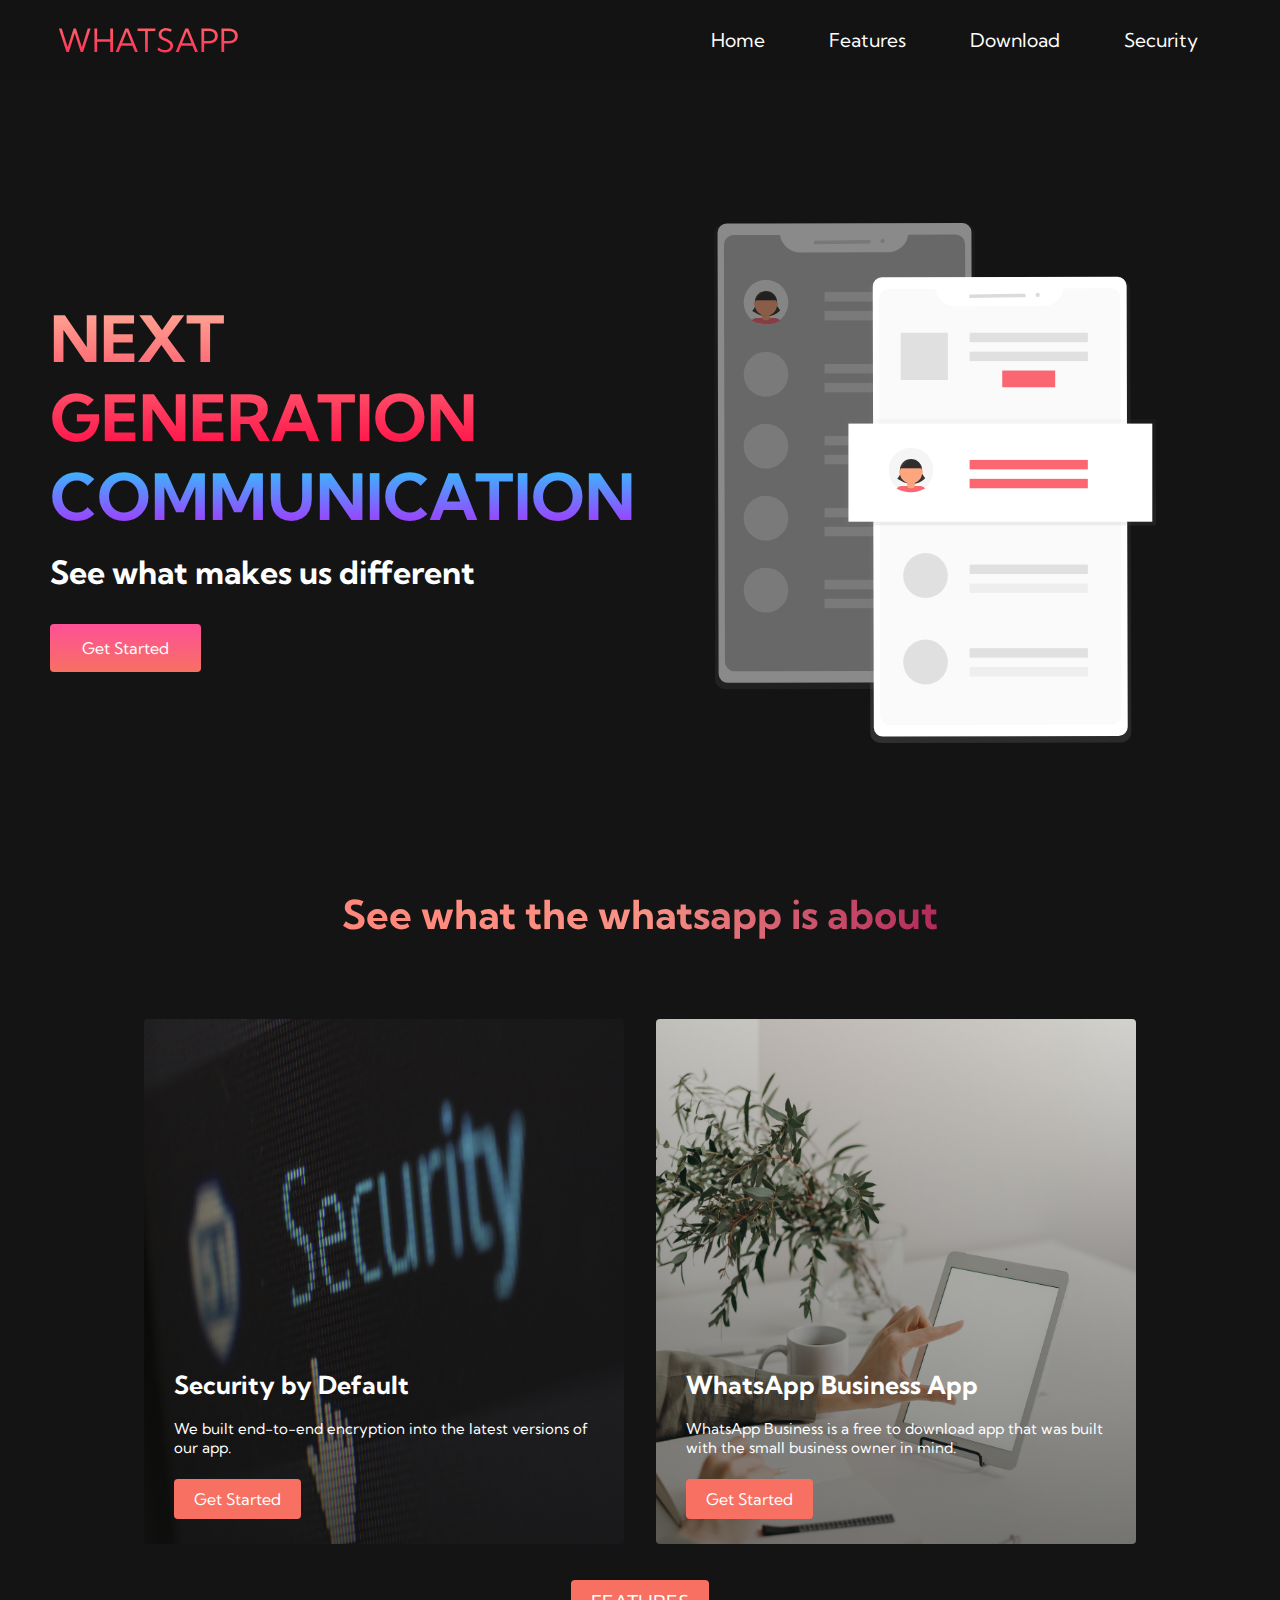
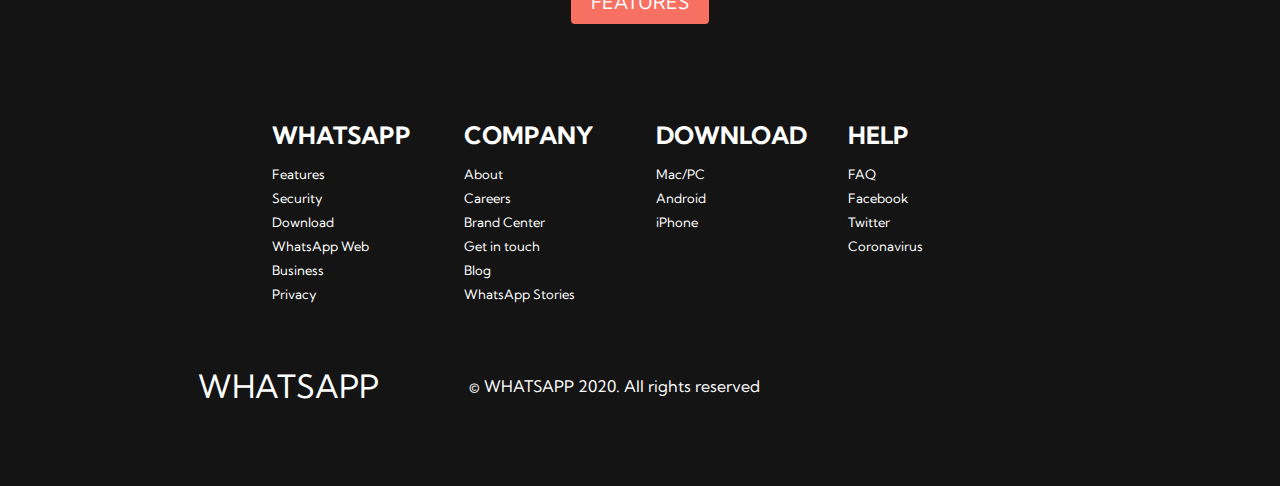
<file: index.html>
<!DOCTYPE html>
<html lang="en">

<head>
    <meta charset="UTF-8">
    <meta name="viewport" content="width=device-width, initial-scale=1.0">
    <title>NEXT WEBSITE</title>
    <link rel="stylesheet" href="style.css" />
    <link rel="stylesheet" href="https://use.fontawesome.com/releases/v5.15.1/css/all.css" integrity="sha384-vp86vTRFVJgpjF9jiIGPEEqYqlDwgyBgEF109VFjmqGmIY/Y4HV4d3Gp2irVfcrp" crossorigin="anonymous">
    <link href="https://fonts.googleapis.com/css2?family=Kumbh+Sans:wght@700&display=swap" rel="stylesheet">
</head>

<body>
    <!--Navbar Section-->
    <nav class="navbar">
        <div class="navbar__container">
            <a href="/" id="navbar__logo">
                <i class="fas fa-gem"></i> WHATSAPP</a>
            <div class="navbar__toggle" id="mobile-menu">
                <span class="bar"></span>
                <span class="bar"></span>
                <span class="bar"></span>
            </div>
            <ul class="navbar__menu">
                <li class="navbar__item">
                    <a href="/" class="navbar__links">
                    Home</a>
                </li>
                <li class="navbar__item">
                    <a href="/features.html" class="navbar__links">
                    Features</a>
                </li>
                <li class="navbar__item">
                    <a href="/download.html" class="navbar__links">
                    Download</a>
                </li>
                <li class="navbar__item">
                    <a href="/security.html" class="navbar__links">
                    Security</a>
                </li>
            </ul>
        </div>

    </nav>
    <!--Hero Section-->
    <div class="main">
        <div class="main__container">
            <div class="main__content">
                <h1>NEXT GENERATION</h1>
                <h2>COMMUNICATION</h2>
                <p>See what makes us different</p>
                <button class="main__btn">
                    <a href="/">Get Started</a>
                </button>
            </div>
            <div class="main__img--container">
                <img src="images/pic1.svg" alt="pic" id="main__img">
            </div>
        </div>
    </div>
    <!--Services Section-->
    <div class="services">
        <h1>See what the whatsapp is about</h1>
        <div class="services__container">
            <div class="services__card">
                <h2>Security by Default</h2>
                <p>We built end-to-end encryption into the latest versions of our app. </p>
                <button><a href="/features.html">Get Started</a> </button>
            </div>
            <div class="services__card">
                <h2>WhatsApp Business App</h2>
                <p>WhatsApp Business is a free to download app that was built with the small business owner in mind.</p>
                <button><a href="/features.html">Get Started</a> </button>
            </div>
        </div>
        <button class="services__btn"><a href="/features.html"> FEATURES</a></button>
    </div>


    <!-- Footer Section -->
    <div class="footer__container">
        <div class="footer__links">
            <div class="footer__link--wrapper">
                <div class="footer__link--items">
                    <h2>WHATSAPP</h2>
                    <a href="/features.html">Features</a> <a href="/">Security</a>
                    <a href="/download.html">Download</a> <a href="//web.whatsapp.com/">WhatsApp Web</a>
                    <a href="/www.whatsapp.com/business/">Business</a>
                    <a href="//www.whatsapp.com/privacy/">Privacy</a>


                </div>
                <div class="footer__link--items">
                    <h2>COMPANY</h2>
                    <a href="/">About</a> <a href="/">Careers</a>
                    <a href="/">Brand Center</a> <a href="/">Get in touch</a>
                    <a href="/">Blog</a> <a href="/"> WhatsApp Stories</a>





                </div>
            </div>
            <div class="footer__link--wrapper">
                <div class="footer__link--items">
                    <h2>DOWNLOAD</h2>
                    <a href="/download.html">Mac/PC</a> <a href="/download.html">Android</a>
                    <a href="/download.html">iPhone</a>
                </div>
                <div class="footer__link--items">
                    <h2>HELP</h2>
                    <a href="//faq.whatsapp.com/">FAQ</a> <a href="//www.facebook.com/WhatsApp/">Facebook</a>
                    <a href="//twitter.com/whatsapp/">Twitter</a><a href="//www.whatsapp.com/coronavirus/">Coronavirus</a>
                </div>
            </div>
        </div>
        <section class="social__media">
            <div class="social__media--wrap">
                <div class="footer__logo">
                    <a href="/" id="footer__logo"><i class="fas fa-gem"></i>WHATSAPP</a>
                </div>
                <p class="website__rights">© WHATSAPP 2020. All rights reserved</p>
                <div class="social__icons">
                    <a class="social__icon--link" href="//www.facebook.com/WhatsApp/" target="_blank" aria-label="Facebook">
                        <i class="fab fa-facebook"></i>
                    </a>
                    <a class="social__icon--link" href="//www.instagram.com/whatsapp/" target="_blank" aria-label="Instagram">
                        <i class="fab fa-instagram"></i>
                    </a>
                    <a class="social__icon--link" href="//twitter.com/whatsapp/" target="_blank" aria-label="Twitter">
                        <i class="fab fa-twitter"></i>
                    </a>
                    <a class="social__icon--link" href="//www.linkedin.com/company/whatsapp-inc/" target="_blank" aria-label="LinkedIn">
                        <i class="fab fa-linkedin"></i>
                    </a>
                </div>
            </div>
        </section>
    </div>


    <script src="app.js"></script>
</body>

</html>
</file>
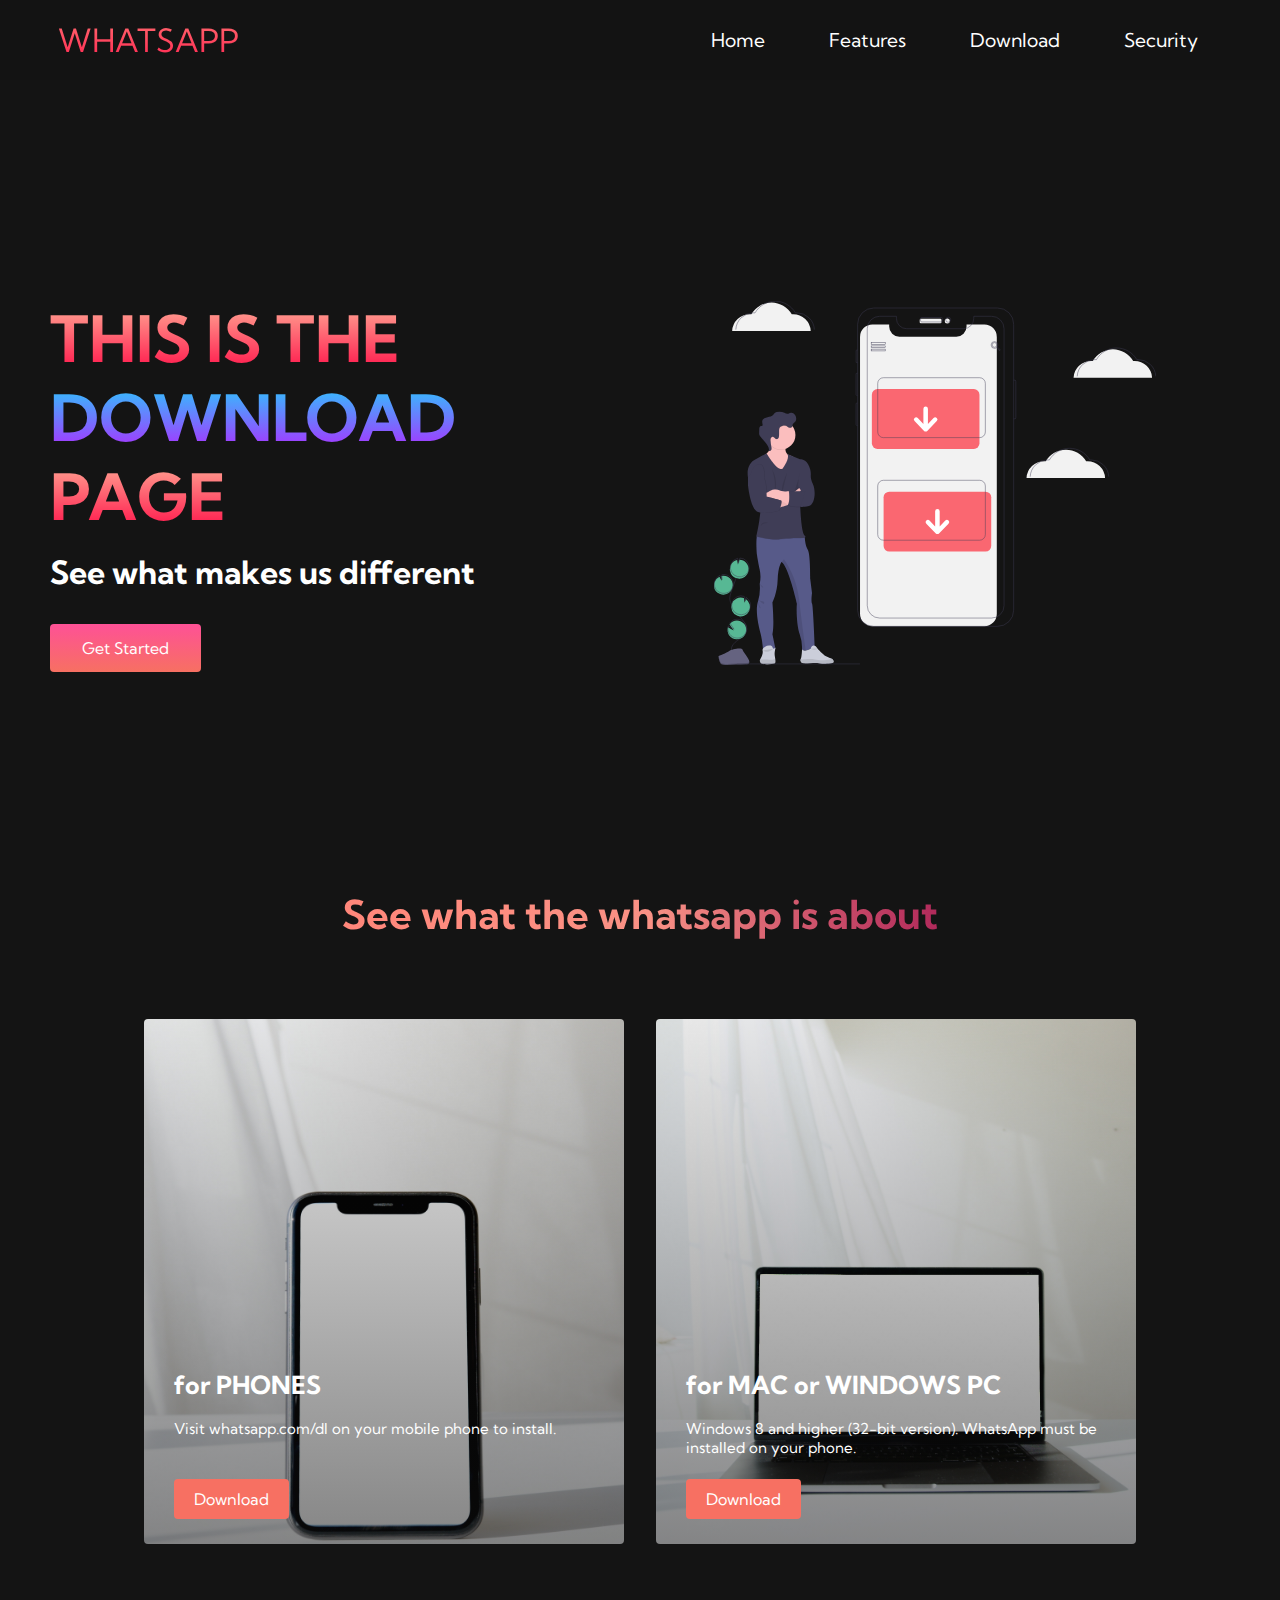
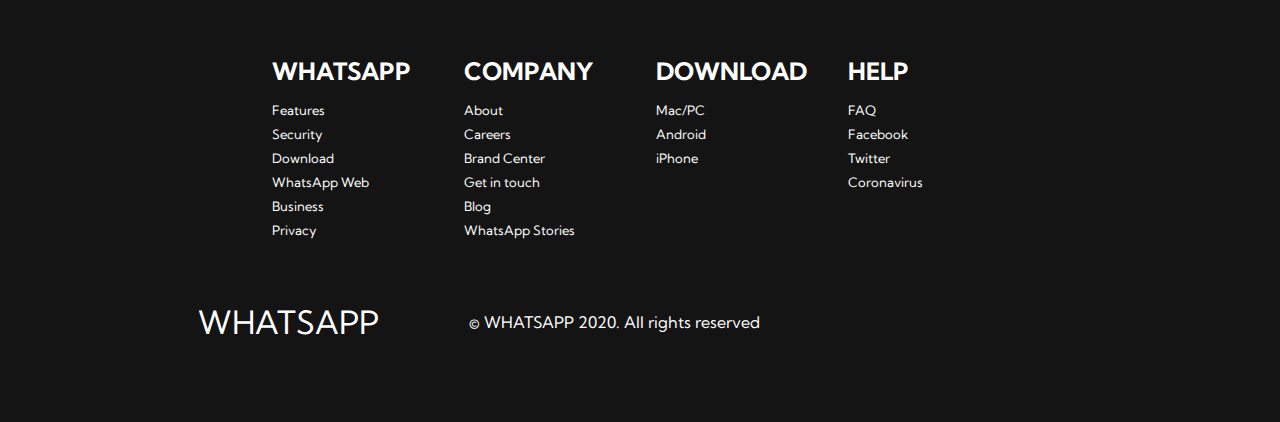
<file: download.html>
<!DOCTYPE html>
<html lang="en">

<head>
    <meta charset="UTF-8">
    <meta name="viewport" content="width=device-width, initial-scale=1.0">
    <title>NEXT WEBSITE</title>
    <link rel="stylesheet" href="style.css" />
    <link rel="stylesheet" href="https://use.fontawesome.com/releases/v5.15.1/css/all.css" integrity="sha384-vp86vTRFVJgpjF9jiIGPEEqYqlDwgyBgEF109VFjmqGmIY/Y4HV4d3Gp2irVfcrp" crossorigin="anonymous">
    <link href="https://fonts.googleapis.com/css2?family=Kumbh+Sans:wght@700&display=swap" rel="stylesheet">
</head>

<body>
    <!--Navbar Section-->
    <nav class="navbar">
        <div class="navbar__container">
            <a href="/" id="navbar__logo">
                <i class="fas fa-gem"></i> WHATSAPP</a>
            <div class="navbar__toggle" id="mobile-menu">
                <span class="bar"></span>
                <span class="bar"></span>
                <span class="bar"></span>
            </div>
            <ul class="navbar__menu">
                <li class="navbar__item">
                    <a href="/" class="navbar__links">
                    Home</a>
                </li>
                <li class="navbar__item">
                    <a href="/features.html" class="navbar__links">
                    Features</a>
                </li>
                <li class="navbar__item">
                    <a href="/download.html" class="navbar__links">
                    Download</a>
                </li>
                <li class="navbar__item">
                    <a href="/security.html" class="navbar__links">
                     Security</a>
                </li>
            </ul>
        </div>

    </nav>
    <!--Hero Section-->
    <div class="main">
        <div class="main__container">
            <div class="main__content">
                <h1>THIS IS THE</h1>
                <h2>DOWNLOAD </h2>
                <h1>PAGE</h1>
                <p>See what makes us different</p>
                <button class="main__btn">
                    <a href="/download.html">Get Started</a>
                </button>
            </div>
            <div class="main__img--container">
                <img src="images/pic2.svg" alt="pic" id="main__img">
            </div>
        </div>
    </div>
    <!--Services Section-->
    <div class="services">
        <h1>See what the whatsapp is about</h1>
        <div class="services__container">
            <div id="card9" class="services__card">
                <h2>for PHONES</h2>
                <p>Visit whatsapp.com/dl on your mobile phone to install. </p>
                <button><a href="/download.html">Download</a></button>
            </div>
            <div id="card10" class="services__card">
                <h2>for MAC or WINDOWS PC</h2>
                <p>Windows 8 and higher (32-bit version). WhatsApp must be installed on your phone.</p>
                <button><a href="/download.html">Download</a></button>
            </div>
        </div>
    </div>



    <!-- Footer Section -->
    <div class="footer__container">
        <div class="footer__links">
            <div class="footer__link--wrapper">
                <div class="footer__link--items">
                    <h2>WHATSAPP</h2>
                    <a href="/features.html">Features</a> <a href="/">Security</a>
                    <a href="/download.html">Download</a> <a href="//web.whatsapp.com/">WhatsApp Web</a>
                    <a href="/www.whatsapp.com/business/">Business</a>
                    <a href="//www.whatsapp.com/privacy/">Privacy</a>


                </div>
                <div class="footer__link--items">
                    <h2>COMPANY</h2>
                    <a href="/">About</a> <a href="/">Careers</a>
                    <a href="/">Brand Center</a> <a href="/">Get in touch</a>
                    <a href="/">Blog</a> <a href="/"> WhatsApp Stories</a>


                    <!--Footer Section-->


                </div>
            </div>
            <div class="footer__link--wrapper">
                <div class="footer__link--items">
                    <h2>DOWNLOAD</h2>
                    <a href="/download.html">Mac/PC</a> <a href="/download.html">Android</a>
                    <a href="/download.html">iPhone</a>
                </div>
                <div class="footer__link--items">
                    <h2>HELP</h2>
                    <a href="//faq.whatsapp.com/">FAQ</a> <a href="//www.facebook.com/WhatsApp/">Facebook</a>
                    <a href="//twitter.com/whatsapp/">Twitter</a><a href="//www.whatsapp.com/coronavirus/">Coronavirus</a>
                </div>
            </div>
        </div>
        <section class="social__media">
            <div class="social__media--wrap">
                <div class="footer__logo">
                    <a href="/" id="footer__logo"><i class="fas fa-gem"></i>WHATSAPP</a>
                </div>
                <p class="website__rights">© WHATSAPP 2020. All rights reserved</p>
                <div class="social__icons">
                    <a class="social__icon--link" href="//www.facebook.com/WhatsApp/" target="_blank" aria-label="Facebook">
                        <i class="fab fa-facebook"></i>
                    </a>
                    <a class="social__icon--link" href="//www.instagram.com/whatsapp/" target="_blank" aria-label="Instagram">
                        <i class="fab fa-instagram"></i>
                    </a>
                    <a class="social__icon--link" href="//twitter.com/whatsapp/" target="_blank" aria-label="Twitter">
                        <i class="fab fa-twitter"></i>
                    </a>
                    <a class="social__icon--link" href="//www.linkedin.com/company/whatsapp-inc/" target="_blank" aria-label="LinkedIn">
                        <i class="fab fa-linkedin"></i>
                    </a>
                </div>
            </div>
        </section>
    </div>


    <script src="app.js"></script>
</body>

</html>
</file>
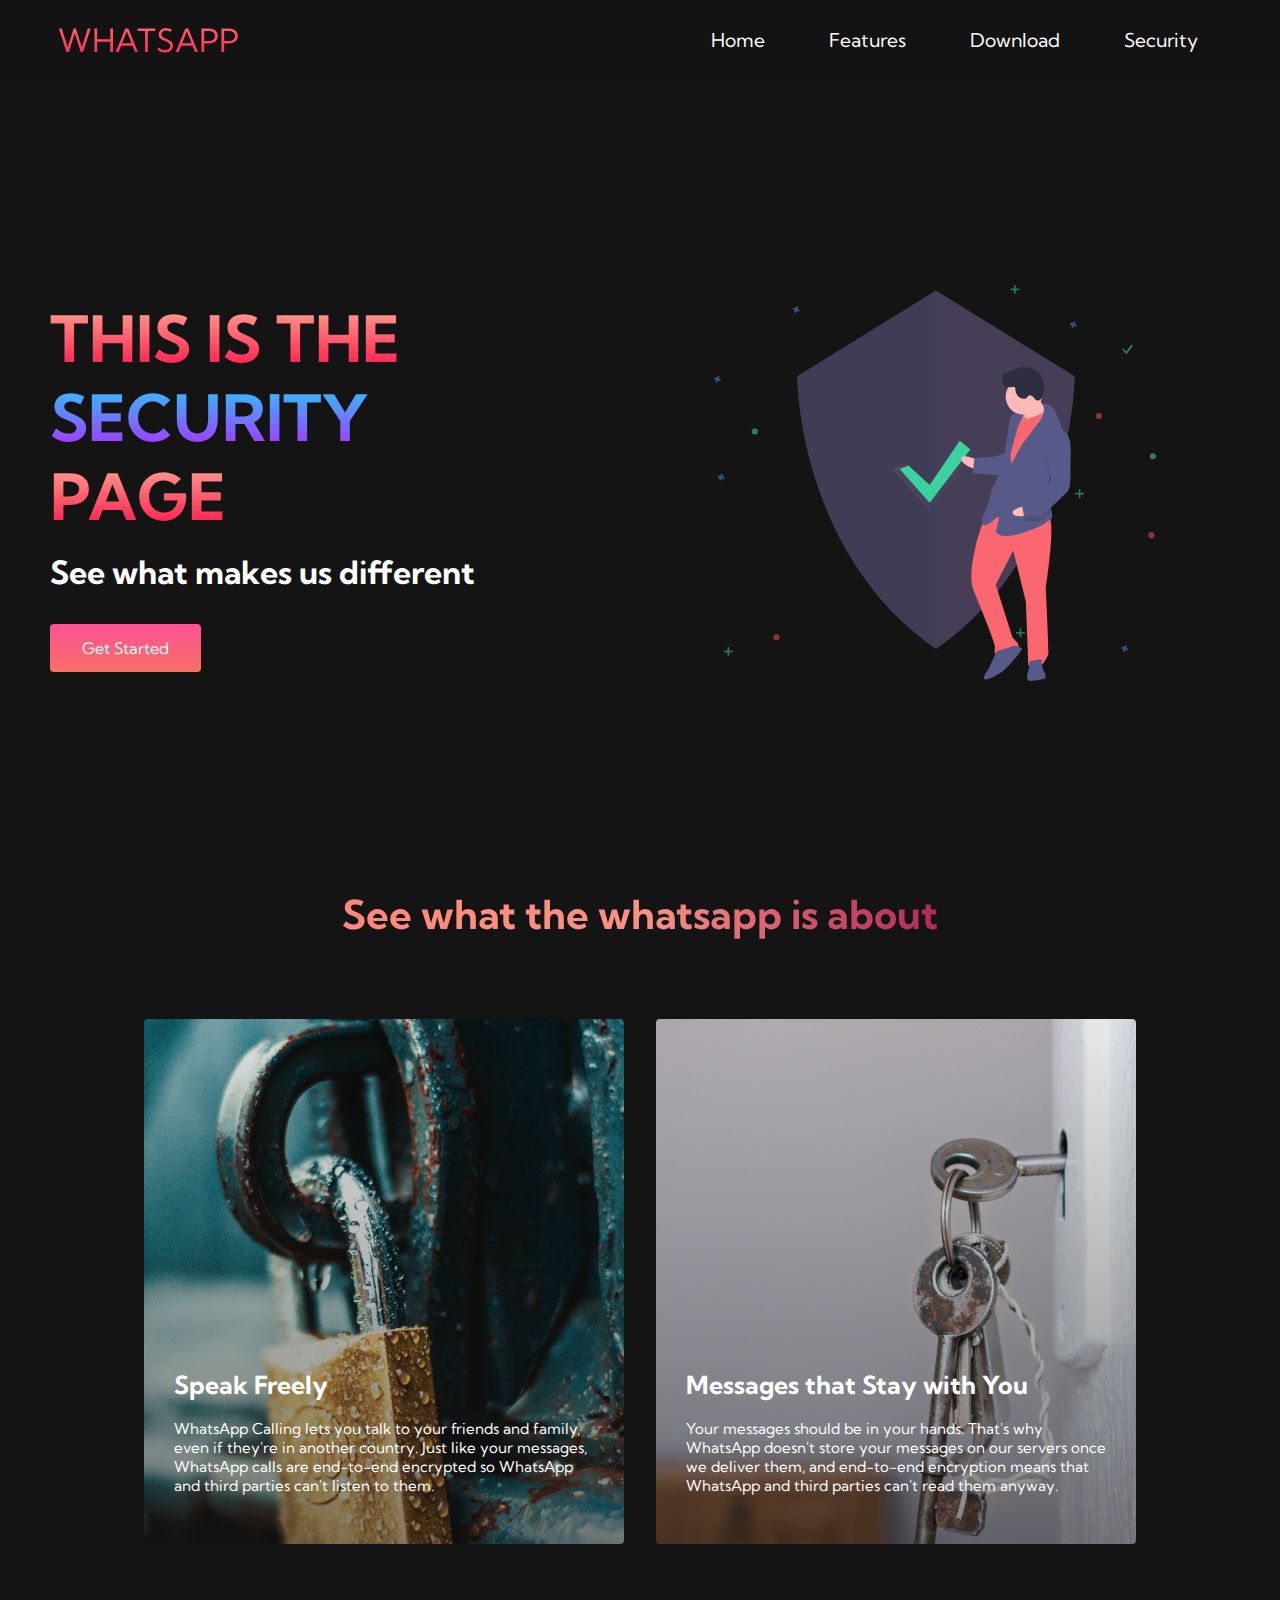
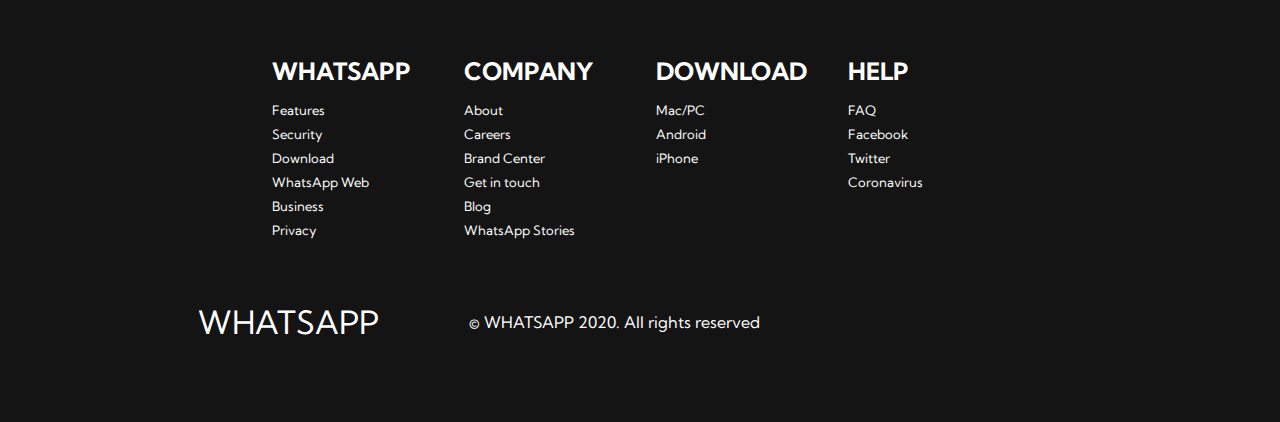
<file: security.html>
<!DOCTYPE html>
<html lang="en">

<head>
    <meta charset="UTF-8">
    <meta name="viewport" content="width=device-width, initial-scale=1.0">
    <title>NEXT WEBSITE</title>
    <link rel="stylesheet" href="style.css" />
    <link rel="stylesheet" href="https://use.fontawesome.com/releases/v5.15.1/css/all.css" integrity="sha384-vp86vTRFVJgpjF9jiIGPEEqYqlDwgyBgEF109VFjmqGmIY/Y4HV4d3Gp2irVfcrp" crossorigin="anonymous">
    <link href="https://fonts.googleapis.com/css2?family=Kumbh+Sans:wght@700&display=swap" rel="stylesheet">
</head>

<body>
    <!--Navbar Section-->
    <nav class="navbar">
        <div class="navbar__container">
            <a href="/" id="navbar__logo">
                <i class="fas fa-gem"></i> WHATSAPP</a>
            <div class="navbar__toggle" id="mobile-menu">
                <span class="bar"></span>
                <span class="bar"></span>
                <span class="bar"></span>
            </div>
            <ul class="navbar__menu">
                <li class="navbar__item">
                    <a href="/index.html" class="navbar__links">
                    Home</a>
                </li>
                <li class="navbar__item">
                    <a href="/features.html" class="navbar__links">
                    Features</a>
                </li>
                <li class="navbar__item">
                    <a href="/download.html" class="navbar__links">
                    Download</a>
                </li>
                <li class="navbar__item">
                    <a href="/security.html" class="navbar__links">
                     Security</a>
                </li>
            </ul>
        </div>

    </nav>
    <!--Hero Section-->
    <div class="main">
        <div class="main__container">
            <div class="main__content">
                <h1>THIS IS THE</h1>
                <h2>SECURITY </h2>
                <h1>PAGE</h1>
                <p>See what makes us different</p>
                <button class="main__btn">
                    <a href="/security.html">Get Started</a>
                </button>
            </div>
            <div class="main__img--container">
                <img src="images/pic3.svg" alt="pic" id="main__img">
            </div>
        </div>
    </div>
    <!--Services Section-->
    <div class="services">
        <h1>See what the whatsapp is about</h1>
        <div class="services__container">
            <div id="card11" class="services__card">
                <h2>Speak Freely</h2>
                <p>WhatsApp Calling lets you talk to your friends and family, even if they're in another country. Just like your messages, WhatsApp calls are end-to-end encrypted so WhatsApp and third parties can't listen to them. </p>
            </div>
            <div id="card12" class="services__card">
                <h2>Messages that Stay with You</h2>
                <p>Your messages should be in your hands. That's why WhatsApp doesn't store your messages on our servers once we deliver them, and end-to-end encryption means that WhatsApp and third parties can't read them anyway.</p>
            </div>
        </div>
    </div>



    <!-- Footer Section -->
    <div class="footer__container">
        <div class="footer__links">
            <div class="footer__link--wrapper">
                <div class="footer__link--items">
                    <h2>WHATSAPP</h2>
                    <a href="/features.html">Features</a> <a href="/">Security</a>
                    <a href="/download.html">Download</a> <a href="//web.whatsapp.com/">WhatsApp Web</a>
                    <a href="/www.whatsapp.com/business/">Business</a>
                    <a href="//www.whatsapp.com/privacy/">Privacy</a>


                </div>
                <div class="footer__link--items">
                    <h2>COMPANY</h2>
                    <a href="/">About</a> <a href="/">Careers</a>
                    <a href="/">Brand Center</a> <a href="/">Get in touch</a>
                    <a href="/">Blog</a> <a href="/"> WhatsApp Stories</a>


                    <!--Footer Section-->


                </div>
            </div>
            <div class="footer__link--wrapper">
                <div class="footer__link--items">
                    <h2>DOWNLOAD</h2>
                    <a href="/download.html">Mac/PC</a> <a href="/download.html">Android</a>
                    <a href="/download.html">iPhone</a>
                </div>
                <div class="footer__link--items">
                    <h2>HELP</h2>
                    <a href="//faq.whatsapp.com/">FAQ</a> <a href="//www.facebook.com/WhatsApp/">Facebook</a>
                    <a href="//twitter.com/whatsapp/">Twitter</a><a href="//www.whatsapp.com/coronavirus/">Coronavirus</a>
                </div>
            </div>
        </div>
        <section class="social__media">
            <div class="social__media--wrap">
                <div class="footer__logo">
                    <a href="/" id="footer__logo"><i class="fas fa-gem"></i>WHATSAPP</a>
                </div>
                <p class="website__rights">© WHATSAPP 2020. All rights reserved</p>
                <div class="social__icons">
                    <a class="social__icon--link" href="//www.facebook.com/WhatsApp/" target="_blank" aria-label="Facebook">
                        <i class="fab fa-facebook"></i>
                    </a>
                    <a class="social__icon--link" href="//www.instagram.com/whatsapp/" target="_blank" aria-label="Instagram">
                        <i class="fab fa-instagram"></i>
                    </a>
                    <a class="social__icon--link" href="//twitter.com/whatsapp/" target="_blank" aria-label="Twitter">
                        <i class="fab fa-twitter"></i>
                    </a>
                    <a class="social__icon--link" href="//www.linkedin.com/company/whatsapp-inc/" target="_blank" aria-label="LinkedIn">
                        <i class="fab fa-linkedin"></i>
                    </a>
                </div>
            </div>
        </section>
    </div>


    <script src="app.js"></script>
</body>

</html>
</file>
<file: style.css>
* {
    box-sizing: border-box;
    margin: 0;
    padding: 0;
    font-family: 'Kumbh Sans', sans-serif;
}

.navbar {
    background: #131313;
    height: 80px;
    display: flex;
    justify-content: center;
    align-items: center;
    font-size: 1.2rem;
    position: sticky;
    top: 0;
    z-index: 999;
}

.navbar__container {
    display: flex;
    justify-content: space-between;
    height: 80px;
    z-index: 1;
    width: 100%;
    max-width: 1300px;
    margin: 0 auto;
    padding: 0 50px;
}

#navbar__logo {
    background-color: #ff8177;
    background-image: linear-gradient(to top, #ff0844 0%, #ffb1 100%);
    background-size: 100%;
    -webkit-background-clip: text;
    background-clip: text;
    -moz-background-clip: text;
    -webkit-text-fill-color: transparent;
    -moz-text-fill-color: transparent;
    display: flex;
    align-items: center;
    cursor: pointer;
    text-decoration: none;
    font-size: 2rem;
}

.fa-gem {
    margin-right: 0.5rem;
}

.navbar__menu {
    display: flex;
    align-items: center;
    list-style: none;
    text-align: center;
}

.navbar__item {
    height: 80px;
}

.navbar__item a {
    padding: 32px;
}

.navbar__links {
    color: #ffff;
    display: flex;
    align-items: center;
    justify-content: center;
    text-decoration: none;
    padding: 0 1rem;
    height: 100%;
}

.navbar__btn {
    display: flex;
    justify-content: center;
    align-items: center;
    padding: 0 1rem;
    width: 100%;
}

.button {
    display: flex;
    justify-content: center;
    align-items: center;
    text-decoration: none;
    height: 100%;
    width: 100%;
    border: none;
    outline: none;
    color: #fff;
}

.navbar__links:hover {
    color: #f77062;
    transition: all 0.3s ease;
}

@media screen and (max-width:960px) {
    .navbar__container {
        display: flex;
        justify-content: space-between;
        height: 80px;
        z-index: 1;
        width: 100%;
        max-width: 1300px;
        padding: 0;
    }
    .navbar__menu {
        display: grid;
        grid-template-columns: auto;
        margin: 0;
        width: 100%;
        position: absolute;
        top: -1000px;
        opacity: 0;
        transition: all 0.5s ease;
        height: 50vh;
        z-index: -1;
        background: #131313;
    }
    .navbar__menu.active {
        top: 100%;
        opacity: 1;
        transition: all 0.5s ease;
        z-index: 99;
        height: 50vh;
        font-size: 1.6rem;
    }
    #navbar__logo {
        padding-left: 25px;
    }
    .navbar__toggle .bar {
        width: 25px;
        height: 3px;
        margin: 5px auto;
        transition: all 0.3s ease-in-out;
        background: #fff;
    }
    .navbar__item {
        width: 100%;
    }
    .navbar__links {
        text-align: center;
        padding: 2rem;
        width: 100%;
        display: table;
    }
    #mobile-menu {
        position: absolute;
        top: 20%;
        right: 5%;
        transform: translate(5%, 20%);
    }
    .navbar__btn {
        padding-bottom: 2rem;
    }
    .button {
        display: flex;
        justify-content: center;
        align-items: center;
        width: 80%;
        height: 80px;
        margin: 0;
    }
    .navbar__toggle .bar {
        display: block;
        cursor: pointer;
    }
    #mobile-menu.is-active .bar:nth-child(2) {
        opacity: 0;
    }
    #mobile-menu.is-active .bar:nth-child(1) {
        transform: translateY(8px) rotate(45deg);
    }
    #mobile-menu.is-active .bar:nth-child(3) {
        transform: translateY(-8px) rotate(-45deg);
    }
}


/*Hero Section CSS*/

.main {
    background-color: #141414;
}

.main__container {
    display: grid;
    grid-template-columns: 1fr 1fr;
    align-items: center;
    justify-self: center;
    margin: 0 auto;
    height: 90vh;
    background-color: #141414;
    z-index: 1;
    width: 100%;
    max-width: 1300px;
    padding: 0 50px;
}

.main__content h1 {
    font-size: 4rem;
    background-color: #ff8177;
    background-image: linear-gradient(to top, #ff0844 0%, #ffb199 100%);
    background-size: 100%;
    -webkit-background-clip: text;
    background-clip: text;
    -moz-background-clip: text;
    -webkit-text-fill-color: transparent;
    -moz-text-fill-color: transparent;
}

.main__content h2 {
    font-size: 4rem;
    background-color: #ff8177;
    background-image: linear-gradient(to top, #b721ff 0%, #21d4fd 100%);
    background-size: 100%;
    -webkit-background-clip: text;
    background-clip: text;
    -moz-background-clip: text;
    -webkit-text-fill-color: transparent;
    -moz-text-fill-color: transparent;
}

.main__content p {
    margin-top: 1rem;
    font-size: 2rem;
    font-weight: 700;
    color: #fff;
}

.main__btn {
    font-size: 1rem;
    background-image: linear-gradient(to top, #f77062 0%, #fe5196 100%);
    padding: 14px 32px;
    border: none;
    border-radius: 4px;
    color: #fff;
    margin-top: 2rem;
    cursor: pointer;
    position: relative;
    transition: all 0.35s;
    outline: none;
}

.main__btn a {
    position: relative;
    z-index: 2;
    color: #fff;
    text-decoration: none;
}

.main__btn:after {
    position: absolute;
    content: '';
    top: 0;
    left: 0;
    width: 0;
    height: 100%;
    background: #4837ff;
    transition: all 0.35s;
    border-radius: 4px;
}

.main__btn:hover {
    color: #fff;
}

.main__btn:hover:after {
    width: 100%;
}

.main__img--container {
    text-align: center;
}

#main__img {
    height: 80%;
    width: 75%;
}


/*Mobile Responsive*/

@media screen and (max-width:768px) {
    .main__container {
        display: grid;
        grid-template-columns: auto;
        align-items: center;
        justify-self: center;
        width: 100%;
        margin: 0 auto;
        height: 90vh;
    }
    .main__content {
        text-align: center;
        margin-bottom: 4rem;
    }
    .main__content h1 {
        font-size: 2.5rem;
        margin-top: 2rem;
    }
    .main__content h2 {
        font-size: 3rem;
    }
    .main__content p {
        margin-top: 1rem;
        font-size: 1.5rem;
    }
}

@media screen and (max-width:480px) {
    .main__content h1 {
        font-size: 2rem;
        margin-top: 3rem;
    }
    .main__content h2 {
        font-size: 2rem;
    }
    .main__content p {
        margin-top: 2rem;
        font-size: 1.5rem;
    }
    .main__btn {
        padding: 12px 36px;
        margin: 2.5rem 0;
    }
}


/*Services Section CSS*/

.services {
    background: #141414;
    display: flex;
    flex-direction: column;
    align-items: center;
    height: 100%;
}

.services__btn {
    padding: 10px 20px;
    border: none;
    outline: none;
    border-radius: 4px;
    background: #f77062;
    top: 480px;
    left: 30px;
    font-size: 1.2rem;
    cursor: pointer;
    margin-top: 20px;
}

.services__btn a {
    color: #fff;
    text-decoration: none;
}

.services h1 {
    background-color: #ff8177;
    background-image: linear-gradient(to right, #ff8177 0%, #ff867a 0%, #ff8c7f 21%, #f99185 52%, #cf556c 78%, #b12a5b 100%);
    background-size: 100%;
    margin-bottom: 4rem;
    font-size: 2.5rem;
    -webkit-background-clip: text;
    background-clip: text;
    -moz-background-clip: text;
    -webkit-text-fill-color: transparent;
    -moz-text-fill-color: transparent;
}

.services__container {
    display: flex;
    justify-content: center;
    flex-wrap: wrap;
}

.services__card {
    margin: 1rem;
    height: 525px;
    width: 480px;
    border-radius: 4px;
    background-image: linear-gradient( to bottom, rgba(0, 0, 0, 0) 0%, rgba(17, 17, 17, 0.6) 100%), url('/images/pic8.jpg');
    background-size: 100% 145%;
    background-position: center;
    position: relative;
    color: #fff;
}

.services__card:nth-child(1) {
    background-image: linear-gradient( to bottom, rgba(0, 0, 0, 0) 0%, rgba(17, 17, 17, 0.9) 100%), url('/images/pic7.jpg');
}

#card1 {
    background-image: linear-gradient( to bottom, rgba(0, 0, 0, 0) 0%, rgba(17, 17, 17, 0.6) 100%), url('/images/pic9.jpg');
}

#card2 {
    background-image: linear-gradient( to bottom, rgba(0, 0, 0, 0) 0%, rgba(17, 17, 17, 0.6) 100%), url('/images/pic10.jpg');
}

#card3 {
    background-image: linear-gradient( to bottom, rgba(0, 0, 0, 0) 0%, rgba(17, 17, 17, 0.6) 100%), url('/images/pic11.jpg');
}

#card4 {
    background-image: linear-gradient( to bottom, rgba(0, 0, 0, 0) 0%, rgba(17, 17, 17, 0.6) 100%), url('/images/pic12.jpg');
}

#card5 {
    background-image: linear-gradient( to bottom, rgba(0, 0, 0, 0) 0%, rgba(17, 17, 17, 0.6) 100%), url('/images/pic13.jpg');
}

#card6 {
    background-image: linear-gradient( to bottom, rgba(0, 0, 0, 0) 0%, rgba(17, 17, 17, 0.6) 100%), url('/images/pic14.jpg');
}

#card7 {
    background-image: linear-gradient( to bottom, rgba(0, 0, 0, 0) 0%, rgba(17, 17, 17, 0.6) 100%), url('/images/pic15.jpg');
}

#card8 {
    background-image: linear-gradient( to bottom, rgba(0, 0, 0, 0) 0%, rgba(17, 17, 17, 0.6) 100%), url('/images/pic16.jpg');
}

#card9 {
    background-image: linear-gradient( to bottom, rgba(0, 0, 0, 0) 0%, rgba(17, 17, 17, 0.6) 100%), url('/images/pic17.jpg');
}

#card10 {
    background-image: linear-gradient( to bottom, rgba(0, 0, 0, 0) 0%, rgba(17, 17, 17, 0.6) 100%), url('/images/pic18.jpg');
}

#card11 {
    background-image: linear-gradient( to bottom, rgba(0, 0, 0, 0) 0%, rgba(17, 17, 17, 0.6) 100%), url('/images/pic19.jpg');
}

#card12 {
    background-image: linear-gradient( to bottom, rgba(0, 0, 0, 0) 0%, rgba(17, 17, 17, 0.6) 100%), url('/images/pic15.jpg');
}

.services__card h2 {
    position: absolute;
    top: 350px;
    left: 30px;
    font-size: 25px;
}

.services__card h3 {
    position: absolute;
    top: 350px;
    left: 30px;
}

.services__card p {
    position: absolute;
    top: 400px;
    left: 30px;
    font-size: 15px;
    right: 30px;
}

.services__card button {
    color: #fff;
    padding: 10px 20px;
    border: none;
    outline: none;
    border-radius: 4px;
    background: #f77062;
    position: absolute;
    top: 460px;
    left: 30px;
    font-size: 1rem;
}

.services__card button a {
    text-decoration: none;
    color: white;
}

.services__card:hover {
    transform: scale(1.075);
    transition: 0.2s ease-in;
    cursor: pointer;
}

@media screen and (max-width: 960px) {
    .services {
        height: 100%;
    }
    .services h1 {
        font-size: 2rem;
        margin-top: 12rem;
    }
}

@media screen and (max-width: 480px) {
    .services {
        height: 1400px;
    }
    .services h1 {
        font-size: 1.2rem;
    }
    .services__card {
        width: 300px;
    }
}


/* Footer CSS */

.footer__container {
    background-color: #141414;
    padding: 5rem 0;
    display: flex;
    flex-direction: column;
    justify-content: center;
    align-items: center;
}

#footer__logo {
    color: #fff;
    display: flex;
    align-items: center;
    cursor: pointer;
    text-decoration: none;
    font-size: 2rem;
}

.footer__links {
    width: 100%;
    max-width: 1000px;
    display: flex;
    justify-content: center;
}

.footer__link--wrapper {
    display: flex;
}

.footer__link--items {
    display: flex;
    flex-direction: column;
    align-items: flex-start;
    margin: 16px;
    text-align: left;
    width: 160px;
    box-sizing: border-box;
}

.footer__link--items h2 {
    margin-bottom: 16px;
}

.footer__link--items>h2 {
    color: #fff;
}

.footer__link--items a {
    color: #fff;
    text-decoration: none;
    margin-bottom: 0.5rem;
    font-size: 13px;
}

.footer__link--items a:hover {
    color: #e9e9e9;
    transition: 0.3s ease-out;
}


/* Social Icons */

.social__icon--link {
    color: #fff;
    font-size: 24px;
}

.social__media {
    max-width: 1000px;
    width: 100%;
}

.social__media--wrap {
    display: flex;
    justify-content: space-between;
    align-items: center;
    width: 90%;
    max-width: 1000px;
    margin: 40px auto 0 auto;
}

.social__icons {
    display: flex;
    justify-content: space-between;
    align-items: center;
    width: 240px;
}

.social__logo {
    color: #fff;
    justify-self: start;
    margin-left: 20px;
    cursor: pointer;
    text-decoration: none;
    font-size: 2rem;
    display: flex;
    align-items: center;
    margin-bottom: 16px;
}

.website__rights {
    color: #fff;
}

@media screen and (max-width: 820px) {
    .footer__links {
        padding-top: 2rem;
    }
    #footer__logo {
        margin-bottom: 2rem;
    }
    .website__rights {
        margin-bottom: 2rem;
    }
    .footer__link--wrapper {
        flex-direction: column;
    }
    .social__media--wrap {
        flex-direction: column;
    }
}

@media screen and (max-width: 480px) {
    .footer__link--items {
        margin: 0;
        padding: 10px;
        width: 100%;
    }
}
</file>
